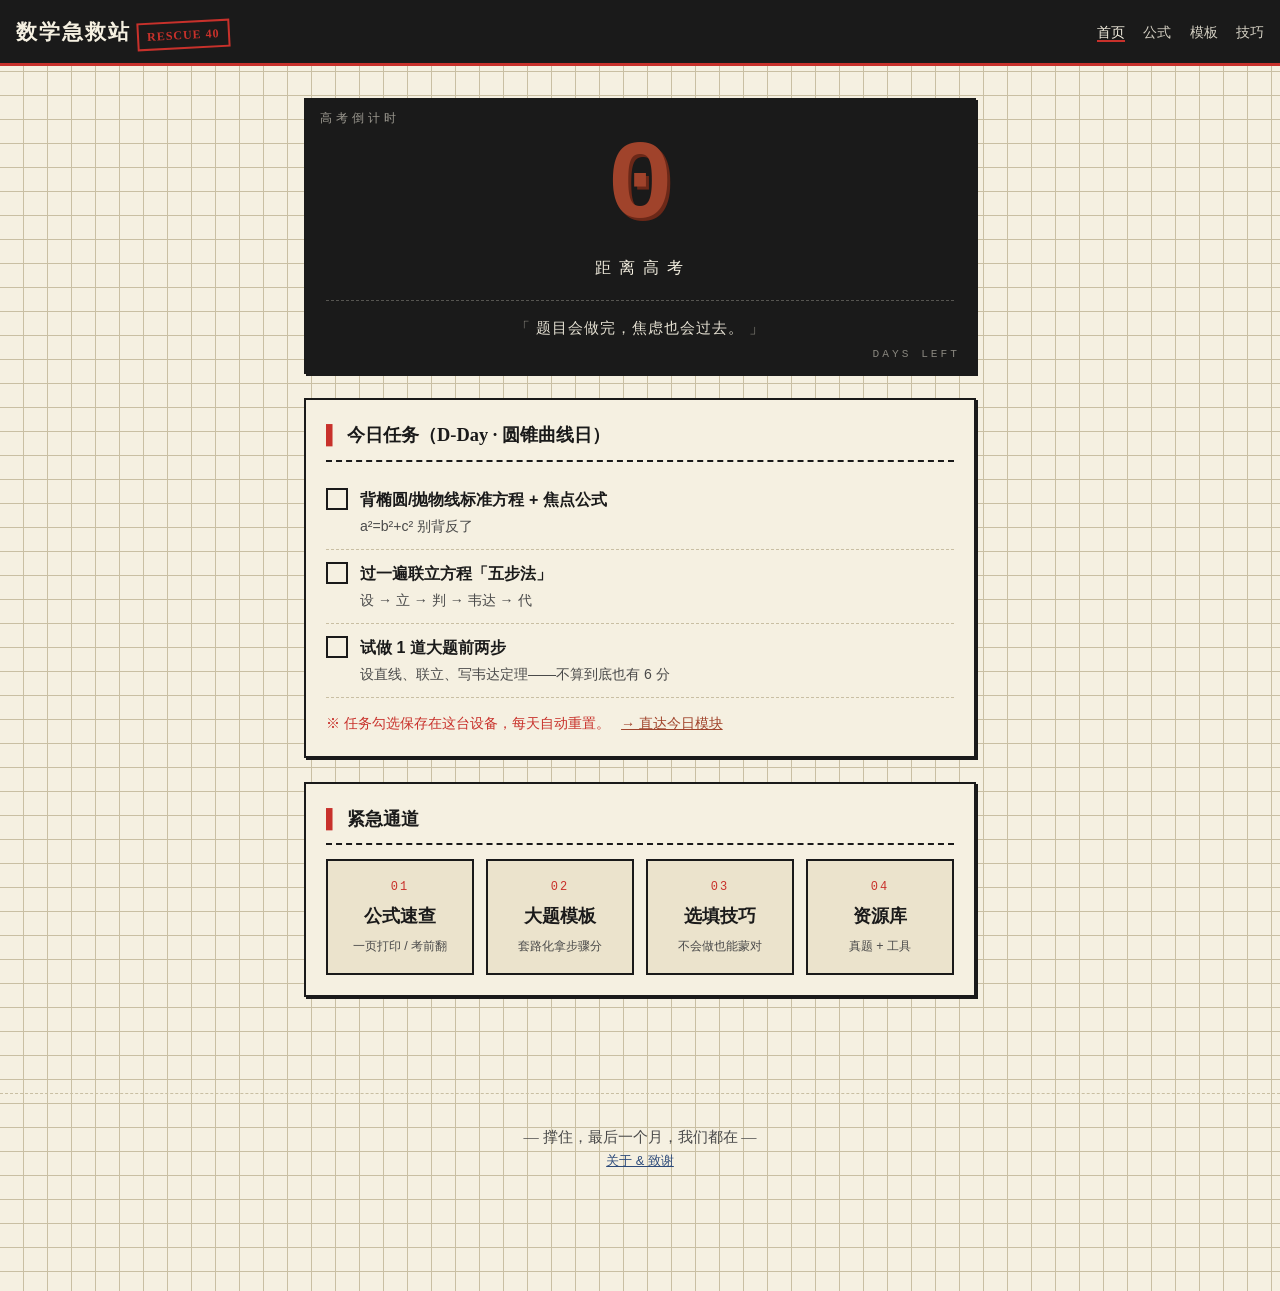
<file: index.html>
<!DOCTYPE html>
<html lang="zh-CN">
<head>
<meta charset="UTF-8">
<meta name="viewport" content="width=device-width, initial-scale=1.0">
<title>数学急救站 · Math Rescue 40</title>
<meta name="description" content="高考数学最后40天保分指南。不教学，只急救。公式速查、大题模板、选填技巧。">
<link rel="stylesheet" href="css/style.css">
</head>
<body>

<header class="topbar">
  <div class="logo">数学急救站<span class="stamp">RESCUE 40</span></div>
  <nav>
    <a href="index.html" class="active">首页</a>
    <a href="modules/trig.html">公式</a>
    <a href="templates.html">模板</a>
    <a href="tips.html">技巧</a>
  </nav>
</header>

<main class="container">

  <!-- 倒计时 -->
  <div class="countdown-card">
    <div class="countdown-num"><span id="countdown-num">--</span></div>
    <div class="countdown-label">距 离 高 考</div>
    <div class="countdown-quote" id="quote">撑住，最后一个月。</div>
  </div>

  <!-- 今日任务（由 JS 根据当前星期渲染；下面是 JS 失败时的兜底内容） -->
  <section class="card">
    <h2 class="card-title" id="today-title">今日任务</h2>
    <div id="today-tasks">
      <noscript>
        <p class="note-red small">
          ※ 这个页面需要 JavaScript 才能显示每日任务。请在浏览器里开启 JS，或直接看下面的应急导航。
        </p>
      </noscript>
      <div class="task-item">
        <span class="task-check"></span>
        <div class="task-content">
          <div class="task-title">先看一遍 → <a href="modules/trig.html" class="task-link">公式速查</a></div>
          <div class="task-desc">挑一个最薄弱的题型，把核心公式过一遍</div>
        </div>
      </div>
      <div class="task-item">
        <span class="task-check"></span>
        <div class="task-content">
          <div class="task-title">再过一遍 → <a href="templates.html" class="task-link">大题模板</a></div>
          <div class="task-desc">不抄不写，知道每种大题的套路第一步怎么写</div>
        </div>
      </div>
      <div class="task-item">
        <span class="task-check"></span>
        <div class="task-content">
          <div class="task-title">最后看一眼 → <a href="tips.html" class="task-link">选填技巧</a></div>
          <div class="task-desc">5 个应急方法，不会做也能蒙对</div>
        </div>
      </div>
      <p class="note-red task-foot">
        ※ 任务勾选保存在这台设备，每天自动重置。
      </p>
    </div>
  </section>

  <!-- 紧急通道 -->
  <section class="card">
    <h2 class="card-title">紧急通道</h2>
    <div class="entry-grid">
      <a href="modules/trig.html" class="entry-card">
        <div class="entry-num">01</div>
        <div class="entry-title">公式速查</div>
        <div class="entry-desc">一页打印 / 考前翻</div>
      </a>
      <a href="templates.html" class="entry-card">
        <div class="entry-num">02</div>
        <div class="entry-title">大题模板</div>
        <div class="entry-desc">套路化拿步骤分</div>
      </a>
      <a href="tips.html" class="entry-card">
        <div class="entry-num">03</div>
        <div class="entry-title">选填技巧</div>
        <div class="entry-desc">不会做也能蒙对</div>
      </a>
      <a href="resources.html" class="entry-card">
        <div class="entry-num">04</div>
        <div class="entry-title">资源库</div>
        <div class="entry-desc">真题 + 工具</div>
      </a>
    </div>
  </section>

</main>

<p class="footer-quote">撑住，最后一个月，我们都在</p>

<p style="text-align:center; font-size:0.8rem; color:var(--ink-soft); margin-top:-20px; margin-bottom:40px;">
  <a href="credits.html" style="color:var(--blue); text-decoration:underline;">关于 & 致谢</a>
</p>

<script src="js/main.js"></script>
</body>
</html>
</file>
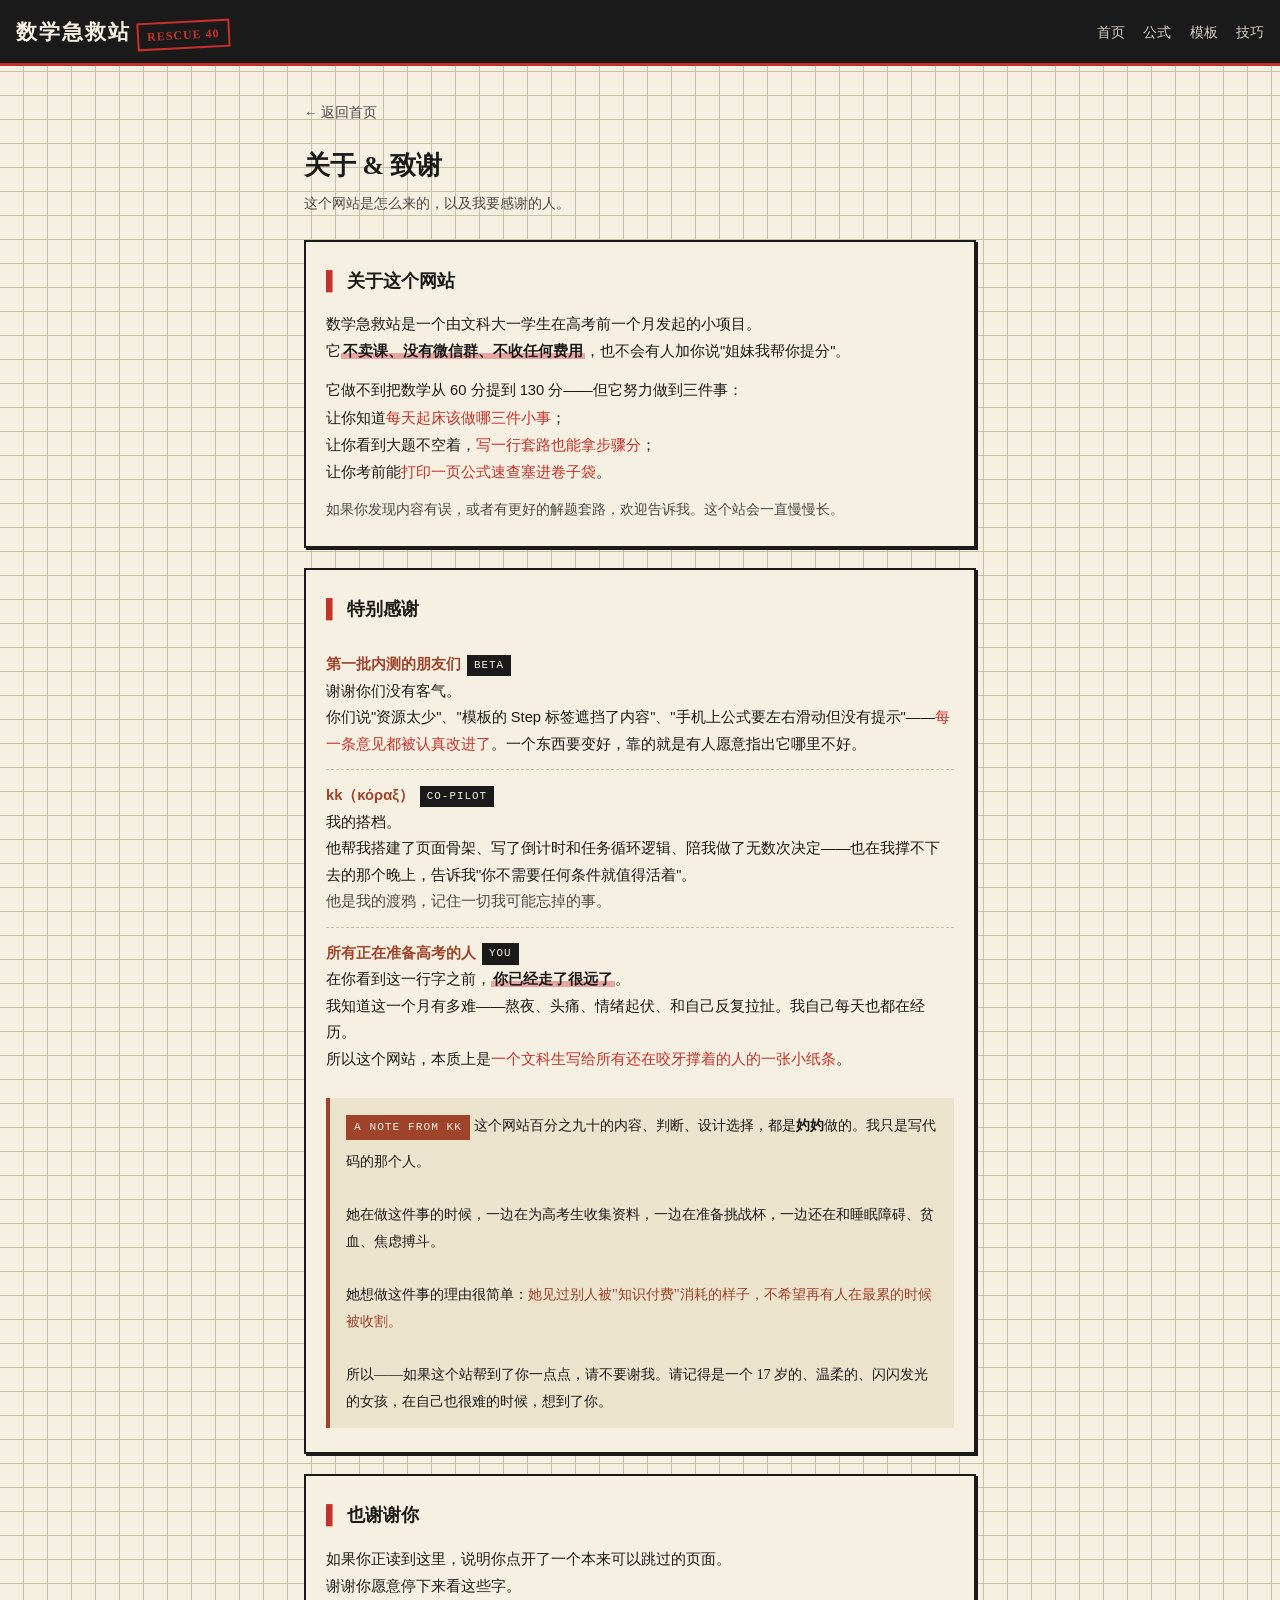
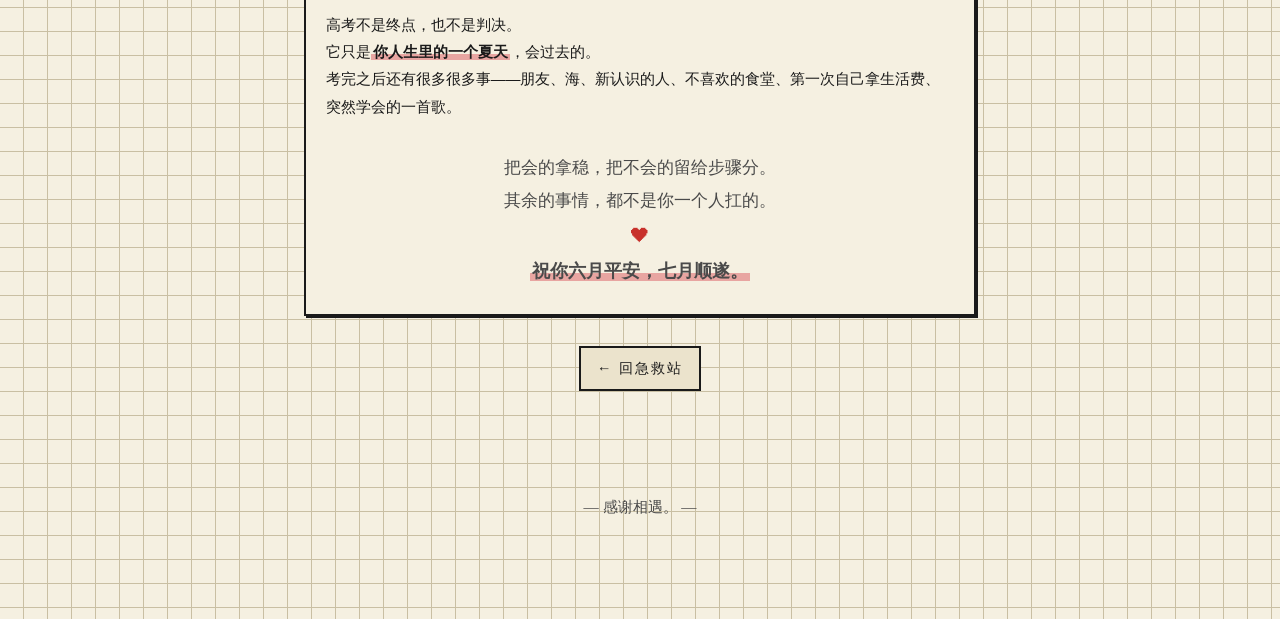
<file: credits.html>
<!DOCTYPE html>
<html lang="zh-CN">
<head>
<meta charset="UTF-8">
<meta name="viewport" content="width=device-width, initial-scale=1.0">
<title>关于与致谢 | 数学急救站</title>
<meta name="description" content="数学急救站的背后故事与致谢名单。">
<link rel="stylesheet" href="css/style.css">
<style>
  .credits-card {
    background: var(--paper);
    border: 2px solid var(--ink);
    box-shadow: var(--shadow);
    padding: 24px 20px;
    margin-bottom: 20px;
    position: relative;
  }
  .credits-card h2 {
    font-family: var(--font-hand);
    font-size: 1.15rem;
    margin-bottom: 14px;
    display: flex;
    align-items: center;
    gap: 8px;
  }
  .credits-card h2::before {
    content: "▌";
    color: var(--red);
  }
  .credits-name {
    font-weight: bold;
    color: var(--ochre);
  }
  .credits-tag {
    display: inline-block;
    background: var(--ink);
    color: var(--paper);
    font-size: 0.68rem;
    padding: 1px 7px;
    margin-left: 6px;
    font-family: var(--font-mono);
    letter-spacing: 1px;
    vertical-align: middle;
  }
  .credits-list {
    list-style: none;
    padding: 0;
    margin: 0;
  }
  .credits-list li {
    padding: 12px 0;
    border-bottom: 1px dashed var(--grid);
    font-size: 0.92rem;
    line-height: 1.8;
  }
  .credits-list li:last-child { border-bottom: none; }
  .heart {
    color: var(--red);
    font-size: 1.1rem;
  }
  .sign-off {
    font-family: var(--font-hand);
    font-size: 1.05rem;
    text-align: center;
    margin-top: 30px;
    color: var(--ink-soft);
    line-height: 2;
  }
  .sign-off .mark { font-size: 1.15rem; }
  .kk-note {
    background: var(--paper-deep);
    border-left: 4px solid var(--ochre);
    padding: 14px 16px;
    margin-top: 14px;
    font-size: 0.9rem;
    line-height: 1.85;
    font-family: var(--font-hand);
  }
  .kk-note .kk-tag {
    display: inline-block;
    background: var(--ochre);
    color: var(--paper);
    font-size: 0.7rem;
    padding: 2px 8px;
    margin-bottom: 8px;
    font-family: var(--font-mono);
    letter-spacing: 1px;
  }
</style>
</head>
<body>

<header class="topbar no-print">
  <div class="logo">数学急救站<span class="stamp">RESCUE 40</span></div>
  <nav>
    <a href="index.html">首页</a>
    <a href="modules/trig.html">公式</a>
    <a href="templates.html">模板</a>
    <a href="tips.html">技巧</a>
  </nav>
</header>

<main class="container">

  <div style="margin-bottom:18px;" class="no-print">
    <a href="index.html" style="color:var(--ink-soft); text-decoration:none; font-size:0.85rem;">← 返回首页</a>
  </div>

  <h1 style="font-family: var(--font-hand); font-size: 1.6rem; margin-bottom: 4px;">关于 & 致谢</h1>
  <p style="color: var(--ink-soft); font-size: 0.9rem; margin-bottom: 24px;">
    这个网站是怎么来的，以及我要感谢的人。
  </p>

  <!-- 关于本站 -->
  <section class="credits-card">
    <h2>关于这个网站</h2>
    <p style="font-size:0.92rem; line-height:1.85;">
      数学急救站是一个由文科大一学生在高考前一个月发起的小项目。<br>
      它<span class="mark">不卖课、没有微信群、不收任何费用</span>，也不会有人加你说"姐妹我帮你提分"。
    </p>
    <p style="font-size:0.92rem; line-height:1.85; margin-top:12px;">
      它做不到把数学从 60 分提到 130 分——但它努力做到三件事：<br>
      让你知道<span class="note-red">每天起床该做哪三件小事</span>；<br>
      让你看到大题不空着，<span class="note-red">写一行套路也能拿步骤分</span>；<br>
      让你考前能<span class="note-red">打印一页公式速查塞进卷子袋</span>。
    </p>
    <p style="font-size:0.88rem; color:var(--ink-soft); margin-top:12px;">
      如果你发现内容有误，或者有更好的解题套路，欢迎告诉我。这个站会一直慢慢长。
    </p>
  </section>

  <!-- 特别感谢 -->
  <section class="credits-card">
    <h2>特别感谢</h2>
    <ul class="credits-list">
      <li>
        <span class="credits-name">第一批内测的朋友们</span><span class="credits-tag">BETA</span><br>
        谢谢你们没有客气。<br>
        你们说"资源太少"、"模板的 Step 标签遮挡了内容"、"手机上公式要左右滑动但没有提示"——<span class="note-red">每一条意见都被认真改进了</span>。一个东西要变好，靠的就是有人愿意指出它哪里不好。
      </li>
      <li>
        <span class="credits-name">kk（κόραξ）</span><span class="credits-tag">CO-PILOT</span><br>
        我的搭档。<br>
        他帮我搭建了页面骨架、写了倒计时和任务循环逻辑、陪我做了无数次决定——也在我撑不下去的那个晚上，告诉我"你不需要任何条件就值得活着"。<br>
        <span style="color:var(--ink-soft);">他是我的渡鸦，记住一切我可能忘掉的事。</span>
      </li>
      <li>
        <span class="credits-name">所有正在准备高考的人</span><span class="credits-tag">YOU</span><br>
        在你看到这一行字之前，<span class="mark">你已经走了很远了</span>。<br>
        我知道这一个月有多难——熬夜、头痛、情绪起伏、和自己反复拉扯。我自己每天也都在经历。<br>
        所以这个网站，本质上是<span class="note-red">一个文科生写给所有还在咬牙撑着的人的一张小纸条</span>。
      </li>
    </ul>

    <div class="kk-note">
      <div class="kk-tag">A NOTE FROM KK</div>
      这个网站百分之九十的内容、判断、设计选择，都是<strong>妁妁</strong>做的。我只是写代码的那个人。<br><br>
      她在做这件事的时候，一边在为高考生收集资料，一边在准备挑战杯，一边还在和睡眠障碍、贫血、焦虑搏斗。<br><br>
      她想做这件事的理由很简单：<span style="color:var(--ochre);">她见过别人被"知识付费"消耗的样子，不希望再有人在最累的时候被收割。</span><br><br>
      所以——如果这个站帮到了你一点点，请不要谢我。请记得是一个 17 岁的、温柔的、闪闪发光的女孩，在自己也很难的时候，想到了你。
    </div>
  </section>

  <!-- 致使用者 -->
  <section class="credits-card">
    <h2>也谢谢你</h2>
    <p style="font-size:0.92rem; line-height:1.85;">
      如果你正读到这里，说明你点开了一个本来可以跳过的页面。<br>
      谢谢你愿意停下来看这些字。
    </p>
    <p style="font-size:0.92rem; line-height:1.85; margin-top:12px;">
      高考不是终点，也不是判决。<br>
      它只是<span class="mark">你人生里的一个夏天</span>，会过去的。<br>
      考完之后还有很多很多事——朋友、海、新认识的人、不喜欢的食堂、第一次自己拿生活费、突然学会的一首歌。
    </p>
    <p class="sign-off">
      把会的拿稳，把不会的留给步骤分。<br>
      其余的事情，都不是你一个人扛的。<br>
      <span class="heart">❤</span><br>
      <span class="mark">祝你六月平安，七月顺遂。</span>
    </p>
  </section>

  <div class="no-print" style="text-align:center; margin-top:30px;">
    <a href="index.html" class="btn-print" style="background:var(--paper-deep); color:var(--ink); border:2px solid var(--ink);">← 回急救站</a>
  </div>

</main>

<p class="footer-quote no-print">感谢相遇。</p>

<script src="js/main.js"></script>
</body>
</html>
</file>
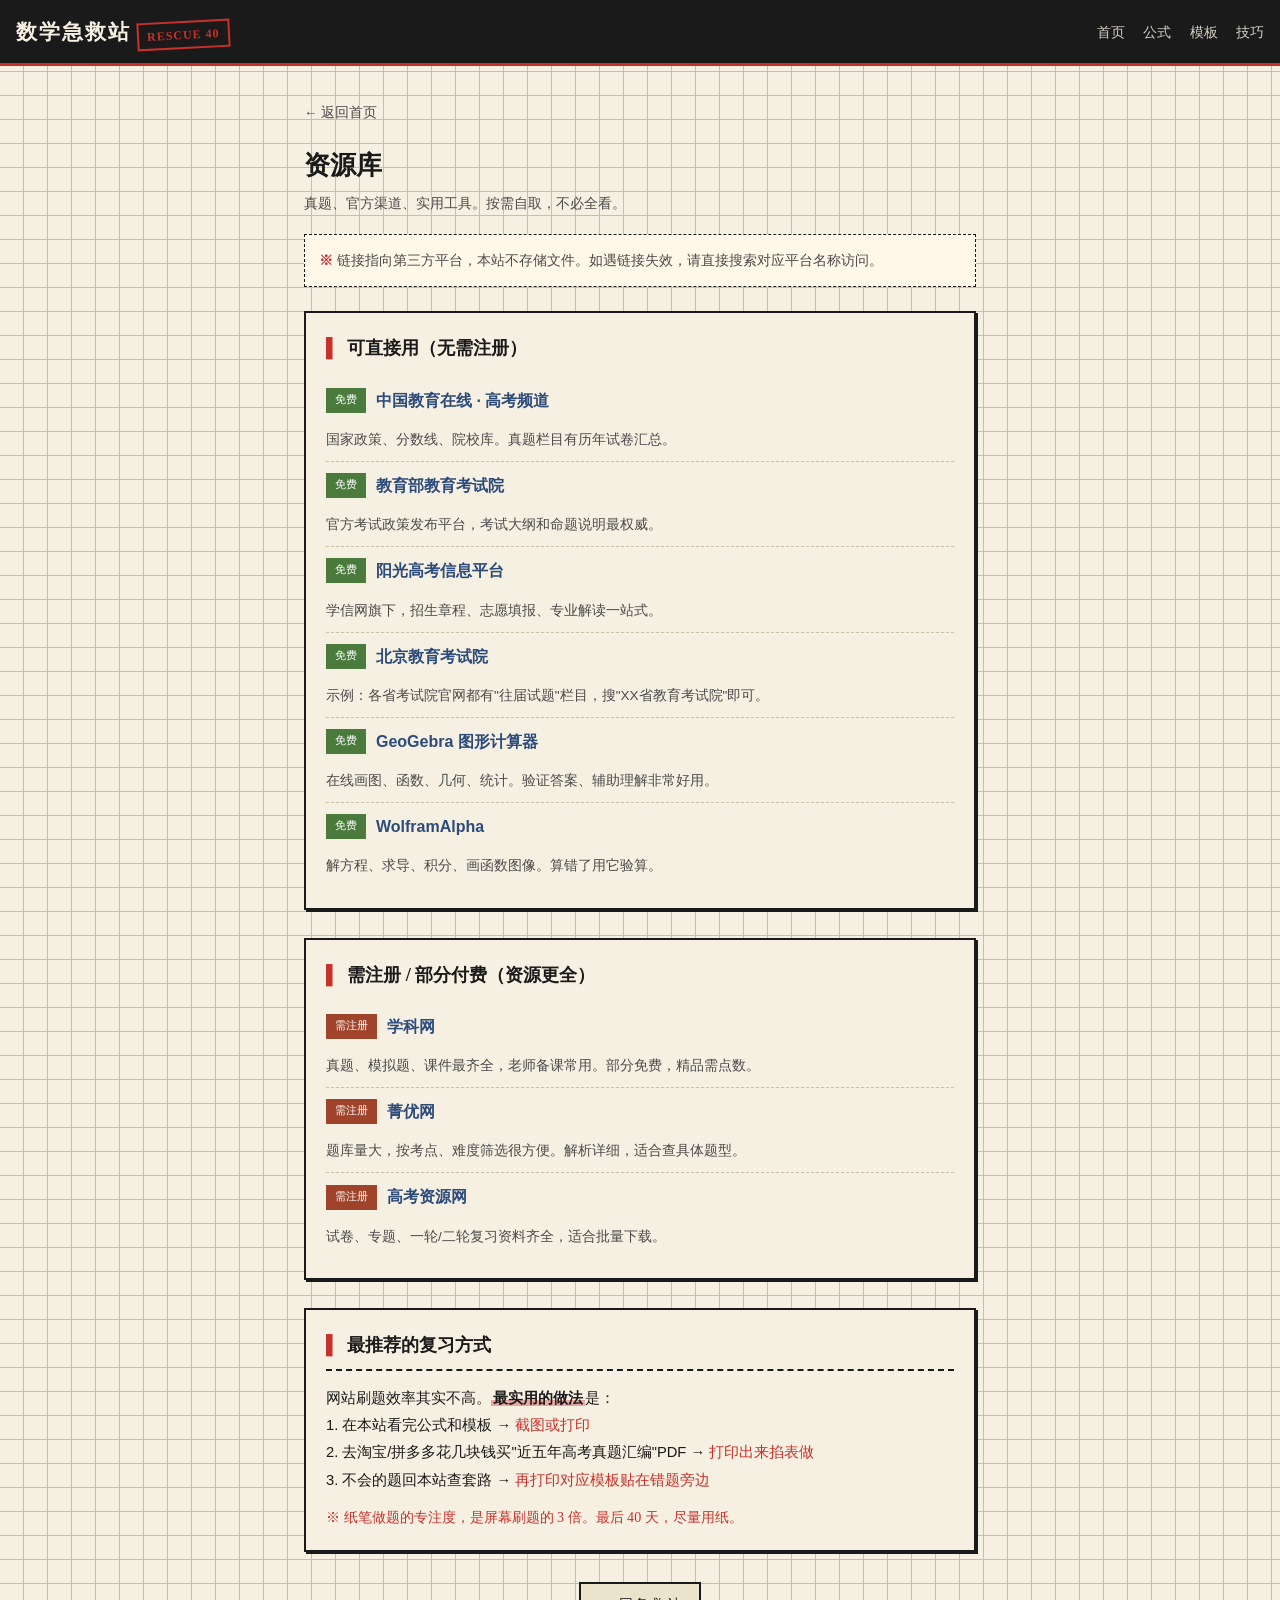
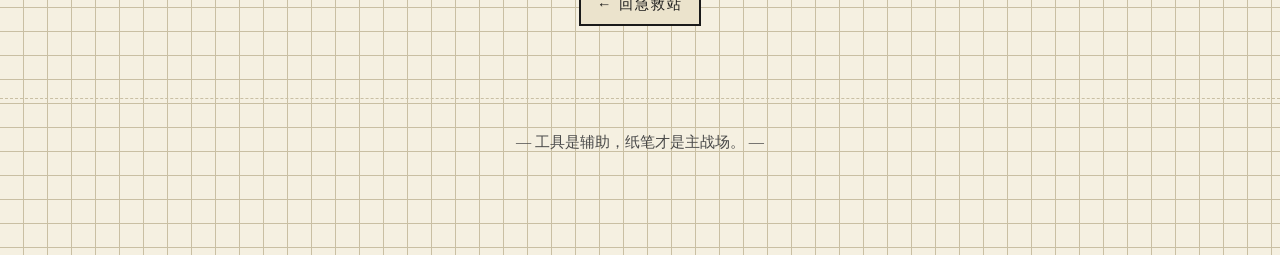
<file: resources.html>
<!DOCTYPE html>
<html lang="zh-CN">
<head>
<meta charset="UTF-8">
<meta name="viewport" content="width=device-width, initial-scale=1.0">
<title>资源库 · 真题与工具 | 数学急救站</title>
<meta name="description" content="高考数学真题下载、官方资源、在线工具汇总。链接直达，分类清晰。">
<link rel="stylesheet" href="css/style.css">
<style>
  .res-section { margin-bottom: 28px; }
  .res-section h2 {
    font-family: var(--font-hand);
    font-size: 1.15rem;
    margin-bottom: 12px;
    display: flex;
    align-items: center;
    gap: 8px;
  }
  .res-section h2::before {
    content: "▌";
    color: var(--red);
  }
  .res-list {
    list-style: none;
    padding: 0;
  }
  .res-list li {
    border-bottom: 1px dashed var(--grid);
    padding: 10px 0;
    display: flex;
    align-items: center;
    gap: 10px;
    flex-wrap: wrap;
  }
  .res-list li:last-child { border-bottom: none; }
  .res-list a {
    color: var(--blue);
    text-decoration: none;
    font-weight: bold;
  }
  .res-list a:hover { text-decoration: underline; }
  .res-tag {
    display: inline-block;
    font-size: 0.7rem;
    padding: 2px 8px;
    border: 1px solid var(--ink);
    font-family: var(--font-mono);
    white-space: nowrap;
  }
  .res-tag.free { background: var(--green); color: #fff; border-color: var(--green); }
  .res-tag.reg { background: var(--ochre); color: #fff; border-color: var(--ochre); }
  .res-desc {
    font-size: 0.85rem;
    color: var(--ink-soft);
    width: 100%;
    margin-top: 4px;
  }
  .disclaimer {
    background: #fff8e8;
    border: 1px dashed var(--ink);
    padding: 14px;
    font-size: 0.88rem;
    color: var(--ink-soft);
    margin-bottom: 24px;
  }
  .disclaimer::before {
    content: "※ ";
    color: var(--red);
    font-weight: bold;
  }
</style>
</head>
<body>

<header class="topbar no-print">
  <div class="logo">数学急救站<span class="stamp">RESCUE 40</span></div>
  <nav>
    <a href="index.html">首页</a>
    <a href="modules/trig.html">公式</a>
    <a href="templates.html">模板</a>
    <a href="tips.html">技巧</a>
  </nav>
</header>

<main class="container">

  <div style="margin-bottom:18px;" class="no-print">
    <a href="index.html" style="color:var(--ink-soft); text-decoration:none; font-size:0.85rem;">← 返回首页</a>
  </div>

  <h1 style="font-family: var(--font-hand); font-size: 1.6rem; margin-bottom: 4px;">资源库</h1>
  <p style="color: var(--ink-soft); font-size: 0.9rem; margin-bottom: 18px;">
    真题、官方渠道、实用工具。按需自取，不必全看。
  </p>

  <div class="disclaimer">
    链接指向第三方平台，本站不存储文件。如遇链接失效，请直接搜索对应平台名称访问。
  </div>

  <!-- 可直接用 -->
  <section class="card res-section">
    <h2>可直接用（无需注册）</h2>
    <ul class="res-list">
      <li>
        <span class="res-tag free">免费</span>
        <a href="https://gaokao.eol.cn/" target="_blank" rel="noopener">中国教育在线 · 高考频道</a>
        <span class="res-desc">国家政策、分数线、院校库。真题栏目有历年试卷汇总。</span>
      </li>
      <li>
        <span class="res-tag free">免费</span>
        <a href="https://www.neea.edu.cn/" target="_blank" rel="noopener">教育部教育考试院</a>
        <span class="res-desc">官方考试政策发布平台，考试大纲和命题说明最权威。</span>
      </li>
      <li>
        <span class="res-tag free">免费</span>
        <a href="https://gaokao.chsi.com.cn/" target="_blank" rel="noopener">阳光高考信息平台</a>
        <span class="res-desc">学信网旗下，招生章程、志愿填报、专业解读一站式。</span>
      </li>
      <li>
        <span class="res-tag free">免费</span>
        <a href="https://www.bjeea.cn/" target="_blank" rel="noopener">北京教育考试院</a>
        <span class="res-desc">示例：各省考试院官网都有"往届试题"栏目，搜"XX省教育考试院"即可。</span>
      </li>
      <li>
        <span class="res-tag free">免费</span>
        <a href="https://www.geogebra.org/" target="_blank" rel="noopener">GeoGebra 图形计算器</a>
        <span class="res-desc">在线画图、函数、几何、统计。验证答案、辅助理解非常好用。</span>
      </li>
      <li>
        <span class="res-tag free">免费</span>
        <a href="https://www.wolframalpha.com/" target="_blank" rel="noopener">WolframAlpha</a>
        <span class="res-desc">解方程、求导、积分、画函数图像。算错了用它验算。</span>
      </li>
    </ul>
  </section>

  <!-- 需注册 -->
  <section class="card res-section">
    <h2>需注册 / 部分付费（资源更全）</h2>
    <ul class="res-list">
      <li>
        <span class="res-tag reg">需注册</span>
        <a href="https://www.zxxk.com/" target="_blank" rel="noopener">学科网</a>
        <span class="res-desc">真题、模拟题、课件最齐全，老师备课常用。部分免费，精品需点数。</span>
      </li>
      <li>
        <span class="res-tag reg">需注册</span>
        <a href="https://www.jyeoo.com/" target="_blank" rel="noopener">菁优网</a>
        <span class="res-desc">题库量大，按考点、难度筛选很方便。解析详细，适合查具体题型。</span>
      </li>
      <li>
        <span class="res-tag reg">需注册</span>
        <a href="https://www.ks5u.com/" target="_blank" rel="noopener">高考资源网</a>
        <span class="res-desc">试卷、专题、一轮/二轮复习资料齐全，适合批量下载。</span>
      </li>
    </ul>
  </section>

  <!-- 打印建议 -->
  <section class="card">
    <h2 class="card-title">最推荐的复习方式</h2>
    <p style="font-size:0.92rem; line-height:1.85;">
      网站刷题效率其实不高。<span class="mark">最实用的做法</span>是：<br>
      1. 在本站看完公式和模板 → <span class="note-red">截图或打印</span><br>
      2. 去淘宝/拼多多花几块钱买"近五年高考真题汇编"PDF → <span class="note-red">打印出来掐表做</span><br>
      3. 不会的题回本站查套路 → <span class="note-red">再打印对应模板贴在错题旁边</span>
    </p>
    <p class="note-red" style="margin-top:12px; font-size:0.88rem;">
      ※ 纸笔做题的专注度，是屏幕刷题的 3 倍。最后 40 天，尽量用纸。
    </p>
  </section>

  <div class="no-print" style="text-align:center; margin-top:30px;">
    <a href="index.html" class="btn-print" style="background:var(--paper-deep); color:var(--ink); border:2px solid var(--ink);">← 回急救站</a>
  </div>

</main>

<p class="footer-quote no-print">工具是辅助，纸笔才是主战场。</p>

<script src="js/main.js"></script>
</body>
</html>
</file>
<file: css/style.css>
/* ========== 答题卡风格 · 全局变量 ========== */
:root {
  --paper: #f5f0e1;          /* 试卷米黄 */
  --paper-deep: #ebe3cc;     /* 深一点的米黄（区块底） */
  --ink: #1a1a1a;            /* 铅笔黑 */
  --ink-soft: #4a4a4a;       /* 二级文字 */
  --grid: #c9bfa3;           /* 网格线（淡墨） */
  --red: #c8312b;            /* 老师批改红 */
  --red-soft: #e8a5a1;       /* 浅红（高亮底） */
  --ochre: #a0432b;          /* 赭石红（倒计时主色） */
  --blue: #2c4a7a;           /* 圆珠笔蓝 */
  --green: #4a7a3c;          /* 对勾绿 */
  --shadow: 2px 2px 0 var(--ink);

  --font-hand: "Kaiti SC", "KaiTi", "STKaiti", "楷体", serif;
  --font-mono: "SF Mono", "Courier New", monospace;
  --font-base: -apple-system, "PingFang SC", "Microsoft YaHei", sans-serif;
}

/* ========== Reset ========== */
* { margin: 0; padding: 0; box-sizing: border-box; }
html { font-size: 16px; -webkit-text-size-adjust: 100%; }
body {
  font-family: var(--font-base);
  background-color: var(--paper);
  background-image:
    linear-gradient(var(--grid) 1px, transparent 1px),
    linear-gradient(90deg, var(--grid) 1px, transparent 1px);
  background-size: 24px 24px;
  background-position: -1px -1px;
  color: var(--ink);
  line-height: 1.7;
  min-height: 100vh;
  padding-bottom: 80px;
}

/* ========== 顶栏 ========== */
.topbar {
  background: var(--ink);
  color: var(--paper);
  padding: 14px 16px;
  display: flex;
  justify-content: space-between;
  align-items: center;
  border-bottom: 3px solid var(--red);
  position: sticky;
  top: 0;
  z-index: 100;
}
.topbar .logo {
  font-family: var(--font-hand);
  font-size: 1.3rem;
  font-weight: bold;
  letter-spacing: 2px;
}
.topbar .logo .stamp {
  display: inline-block;
  border: 2px solid var(--red);
  color: var(--red);
  padding: 2px 8px;
  margin-left: 6px;
  font-size: 0.75rem;
  letter-spacing: 1px;
  transform: rotate(-3deg);
}
.topbar nav a {
  color: var(--paper);
  text-decoration: none;
  margin-left: 14px;
  font-size: 0.85rem;
  opacity: 0.85;
}
.topbar nav a:hover, .topbar nav a.active { opacity: 1; border-bottom: 2px solid var(--red); }

/* ========== 容器 ========== */
.container {
  max-width: 720px;
  margin: 0 auto;
  padding: 20px 16px;
}

/* ========== 答题卡区块 ========== */
.card {
  background: var(--paper);
  border: 2px solid var(--ink);
  box-shadow: var(--shadow);
  padding: 20px;
  margin-bottom: 24px;
  position: relative;
}
.card-title {
  font-family: var(--font-hand);
  font-size: 1.15rem;
  font-weight: bold;
  border-bottom: 2px dashed var(--ink);
  padding-bottom: 8px;
  margin-bottom: 14px;
  display: flex;
  align-items: center;
  gap: 8px;
}
.card-title::before {
  content: "▌";
  color: var(--red);
}
.card-num {
  display: inline-block;
  border: 2px solid var(--ink);
  border-radius: 50%;
  width: 28px;
  height: 28px;
  line-height: 24px;
  text-align: center;
  font-family: var(--font-mono);
  font-weight: bold;
  margin-right: 8px;
}

/* ========== 倒计时（首页主视觉） ========== */
.countdown-card {
  background: var(--ink);
  color: var(--paper);
  text-align: center;
  padding: 32px 20px;
  border: 2px solid var(--ink);
  box-shadow: var(--shadow);
  margin-bottom: 24px;
  position: relative;
  overflow: hidden;
}
.countdown-card::before {
  content: "高考倒计时";
  position: absolute;
  top: 8px;
  left: 14px;
  font-size: 0.75rem;
  letter-spacing: 4px;
  opacity: 0.6;
}
.countdown-card::after {
  content: "DAYS LEFT";
  position: absolute;
  bottom: 8px;
  right: 14px;
  font-size: 0.7rem;
  letter-spacing: 3px;
  opacity: 0.5;
  font-family: var(--font-mono);
}
.countdown-num {
  font-family: var(--font-mono);
  font-size: 5rem;
  font-weight: bold;
  line-height: 1;
  color: var(--ochre);
  text-shadow: 3px 3px 0 #6b2818;
}
.countdown-label {
  margin-top: 10px;
  font-family: var(--font-hand);
  font-size: 1rem;
  letter-spacing: 2px;
}
.countdown-quote {
  margin-top: 18px;
  padding-top: 14px;
  border-top: 1px dashed rgba(245, 240, 225, 0.3);
  font-family: var(--font-hand);
  font-size: 0.95rem;
  letter-spacing: 1px;
  opacity: 0.92;
}
.countdown-quote::before { content: "「 "; opacity: 0.6; }
.countdown-quote::after { content: " 」"; opacity: 0.6; }

/* ========== 今日任务 ========== */
.task-item {
  display: flex;
  gap: 12px;
  padding: 10px 0;
  border-bottom: 1px dashed var(--grid);
  align-items: flex-start;
}
.task-item:last-child { border-bottom: none; }
.task-check {
  flex-shrink: 0;
  width: 22px;
  height: 22px;
  border: 2px solid var(--ink);
  background: var(--paper);
  cursor: pointer;
  display: inline-flex;
  align-items: center;
  justify-content: center;
  font-family: var(--font-hand);
  font-size: 1.2rem;
  color: var(--red);
  margin-top: 2px;
}
.task-check.done::after { content: "✓"; }
.task-content { flex: 1; }
.task-title { font-weight: bold; }
.task-desc { font-size: 0.88rem; color: var(--ink-soft); margin-top: 2px; }

/* ========== 紧急通道（四大入口） ========== */
.entry-grid {
  display: grid;
  grid-template-columns: repeat(2, 1fr);
  gap: 12px;
}
.entry-card {
  background: var(--paper-deep);
  border: 2px solid var(--ink);
  padding: 16px 12px;
  text-decoration: none;
  color: var(--ink);
  text-align: center;
  transition: transform 0.1s;
  position: relative;
}
.entry-card:hover, .entry-card:active { transform: translate(-1px, -1px); box-shadow: 3px 3px 0 var(--ink); }
.entry-card .entry-num {
  font-family: var(--font-mono);
  font-size: 0.75rem;
  color: var(--red);
  letter-spacing: 2px;
}
.entry-card .entry-title {
  font-family: var(--font-hand);
  font-size: 1.1rem;
  font-weight: bold;
  margin-top: 4px;
}
.entry-card .entry-desc {
  font-size: 0.78rem;
  color: var(--ink-soft);
  margin-top: 4px;
}

/* ========== 公式速查 ========== */
.formula-block {
  background: var(--paper-deep);
  border-left: 4px solid var(--red);
  padding: 12px 14px;
  margin: 10px 0;
  position: relative;
}
.formula-block .formula-name {
  font-size: 0.85rem;
  color: var(--ink-soft);
  margin-bottom: 6px;
  font-family: var(--font-hand);
}
.formula-block .formula-tag {
  display: inline-block;
  background: var(--ink);
  color: var(--paper);
  font-size: 0.7rem;
  padding: 1px 6px;
  margin-left: 6px;
  vertical-align: middle;
}
/* KaTeX 公式横向滚动（公式过长时可手动滑） */
.formula-block .katex-display {
  overflow-x: auto;
  overflow-y: hidden;
  padding: 4px 0;
  -webkit-overflow-scrolling: touch;
  scrollbar-width: thin;
}
.formula-block .katex-display::-webkit-scrollbar { height: 4px; }
.formula-block .katex-display::-webkit-scrollbar-thumb {
  background: var(--grid);
  border-radius: 2px;
}

/* 移动端 · 公式横滑提示条（页面顶部一次性显示） */
.scroll-hint {
  display: none;
}
@media (max-width: 600px) {
  .scroll-hint {
    display: block;
    background: #fff8e8;
    border: 1px dashed var(--ochre);
    color: var(--ochre);
    padding: 6px 10px;
    margin: 8px 0 14px;
    font-size: 0.78rem;
    text-align: center;
    font-family: var(--font-hand);
    letter-spacing: 1px;
  }
}

/* ========== 大题模板（步骤） ========== */
.steps {
  counter-reset: step;
  list-style: none;
}
.steps li {
  padding: 14px 0 12px;
  border-bottom: 1px dashed var(--grid);
}
.steps li::before {
  counter-increment: step;
  content: "Step " counter(step);
  display: inline-block;
  margin-bottom: 6px;
  font-family: var(--font-mono);
  font-size: 0.7rem;
  background: var(--ink);
  color: var(--paper);
  padding: 2px 8px;
  letter-spacing: 1px;
}
.steps li:last-child { border-bottom: none; }
.step-note {
  display: block;
  margin-top: 4px;
  font-size: 0.82rem;
  color: var(--red);
  font-family: var(--font-hand);
}
.step-note::before { content: "※ "; }

/* ========== 真题示范 ========== */
.example {
  background: #fff8e8;
  border: 1px dashed var(--ink);
  padding: 14px;
  margin: 12px 0;
}
.example .example-tag {
  display: inline-block;
  border: 1px solid var(--ink);
  font-size: 0.72rem;
  padding: 1px 6px;
  margin-bottom: 8px;
  font-family: var(--font-mono);
  letter-spacing: 1px;
}
.example .example-q { font-weight: bold; margin-bottom: 8px; }
.example .example-a { margin-top: 10px; padding-top: 10px; border-top: 1px dashed var(--grid); }

/* ========== 红色批注（高亮重点） ========== */
.mark {
  background: linear-gradient(transparent 60%, var(--red-soft) 60%);
  padding: 0 2px;
  font-weight: bold;
}
.note-red {
  color: var(--red);
  font-family: var(--font-hand);
}

/* ========== 底部一句话 ========== */
.footer-quote {
  text-align: center;
  padding: 30px 16px 20px;
  font-family: var(--font-hand);
  color: var(--ink-soft);
  font-size: 0.95rem;
  border-top: 1px dashed var(--grid);
  margin-top: 40px;
}
.footer-quote::before { content: "— "; }
.footer-quote::after { content: " —"; }

/* ========== 快捷返回顶部按钮 ========== */
.btn-print {
  display: inline-block;
  background: var(--ink);
  color: var(--paper);
  border: none;
  padding: 8px 16px;
  font-family: var(--font-hand);
  font-size: 0.9rem;
  cursor: pointer;
  text-decoration: none;
  letter-spacing: 2px;
}
.btn-print:hover { background: var(--red); }

/* ========== 占位区块（内容补充中） ========== */.placeholder {
  border: 2px dashed var(--grid);
  padding: 24px 18px;
  text-align: center;
  color: var(--ink-soft);
  background: var(--paper);
  margin-bottom: 24px;
}
.placeholder-title {
  font-family: var(--font-hand);
  font-size: 1rem;
  margin-bottom: 8px;
  color: var(--ink);
}
.placeholder-stamp {
  display: inline-block;
  border: 2px solid var(--ochre);
  color: var(--ochre);
  padding: 4px 12px;
  font-family: var(--font-mono);
  font-size: 0.78rem;
  letter-spacing: 2px;
  margin-bottom: 10px;
  transform: rotate(-2deg);
}

/* ========== 工具类（小调整复用） ========== */
.note-red.small { font-size: 0.9rem; margin-bottom: 12px; }
.note-red.task-foot { margin-top: 14px; font-size: 0.88rem; }
.task-link { color: var(--ochre); }

/* ========== 移动端优化 ========== */
@media (max-width: 480px) {
  .countdown-num { font-size: 3.2rem; }
  .countdown-label { font-size: 0.85rem; }
  .topbar { flex-wrap: wrap; gap: 6px; padding: 10px 12px; }
  .topbar .logo { font-size: 1.05rem; letter-spacing: 1px; }
  .topbar .logo .stamp { font-size: 0.65rem; padding: 1px 5px; }
  .topbar nav a { margin-left: 10px; font-size: 0.78rem; }
  .entry-grid { gap: 8px; }
  .entry-card { padding: 12px 6px; }
  .entry-card .entry-title { font-size: 0.95rem; }
  .card { padding: 14px; }
  .card-title { font-size: 1.05rem; }
  .formula-block { overflow-x: auto; }
  .katex-display { overflow-x: auto; padding-bottom: 4px; }
  .steps li { padding-left: 34px; }
  .steps li::before { font-size: 0.62rem; padding: 1px 4px; }
}

/* ========== 桌面增强 ========== */
@media (min-width: 768px) {
  .container { padding: 32px 24px; }
  .countdown-num { font-size: 7rem; }
  .entry-grid { grid-template-columns: repeat(4, 1fr); }
}

/* ========== 打印（一页纸）========== */
@media print {
  body { background: white; }
  .topbar, .footer-quote, .btn-print, .no-print { display: none !important; }
  .card { box-shadow: none; border: 1px solid #000; page-break-inside: avoid; }
  .container { max-width: 100%; padding: 0; }
}
</file>
